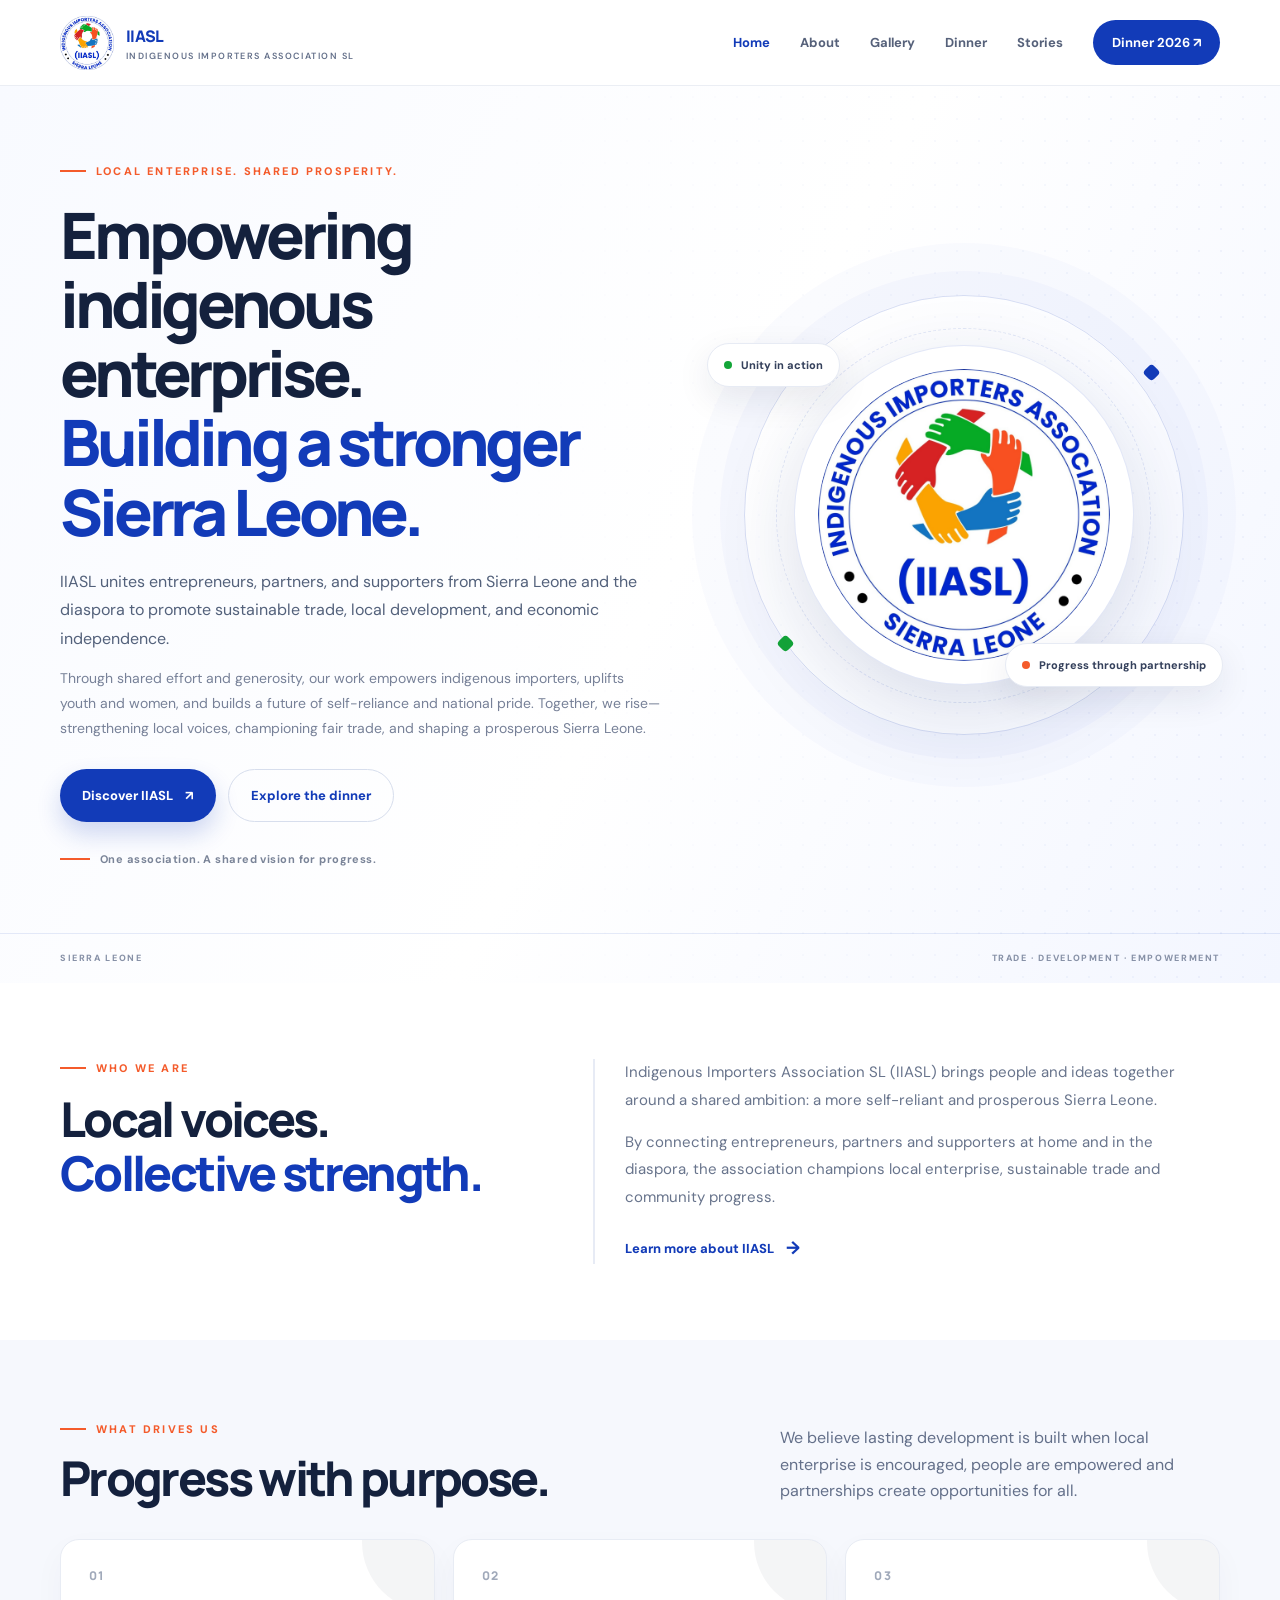
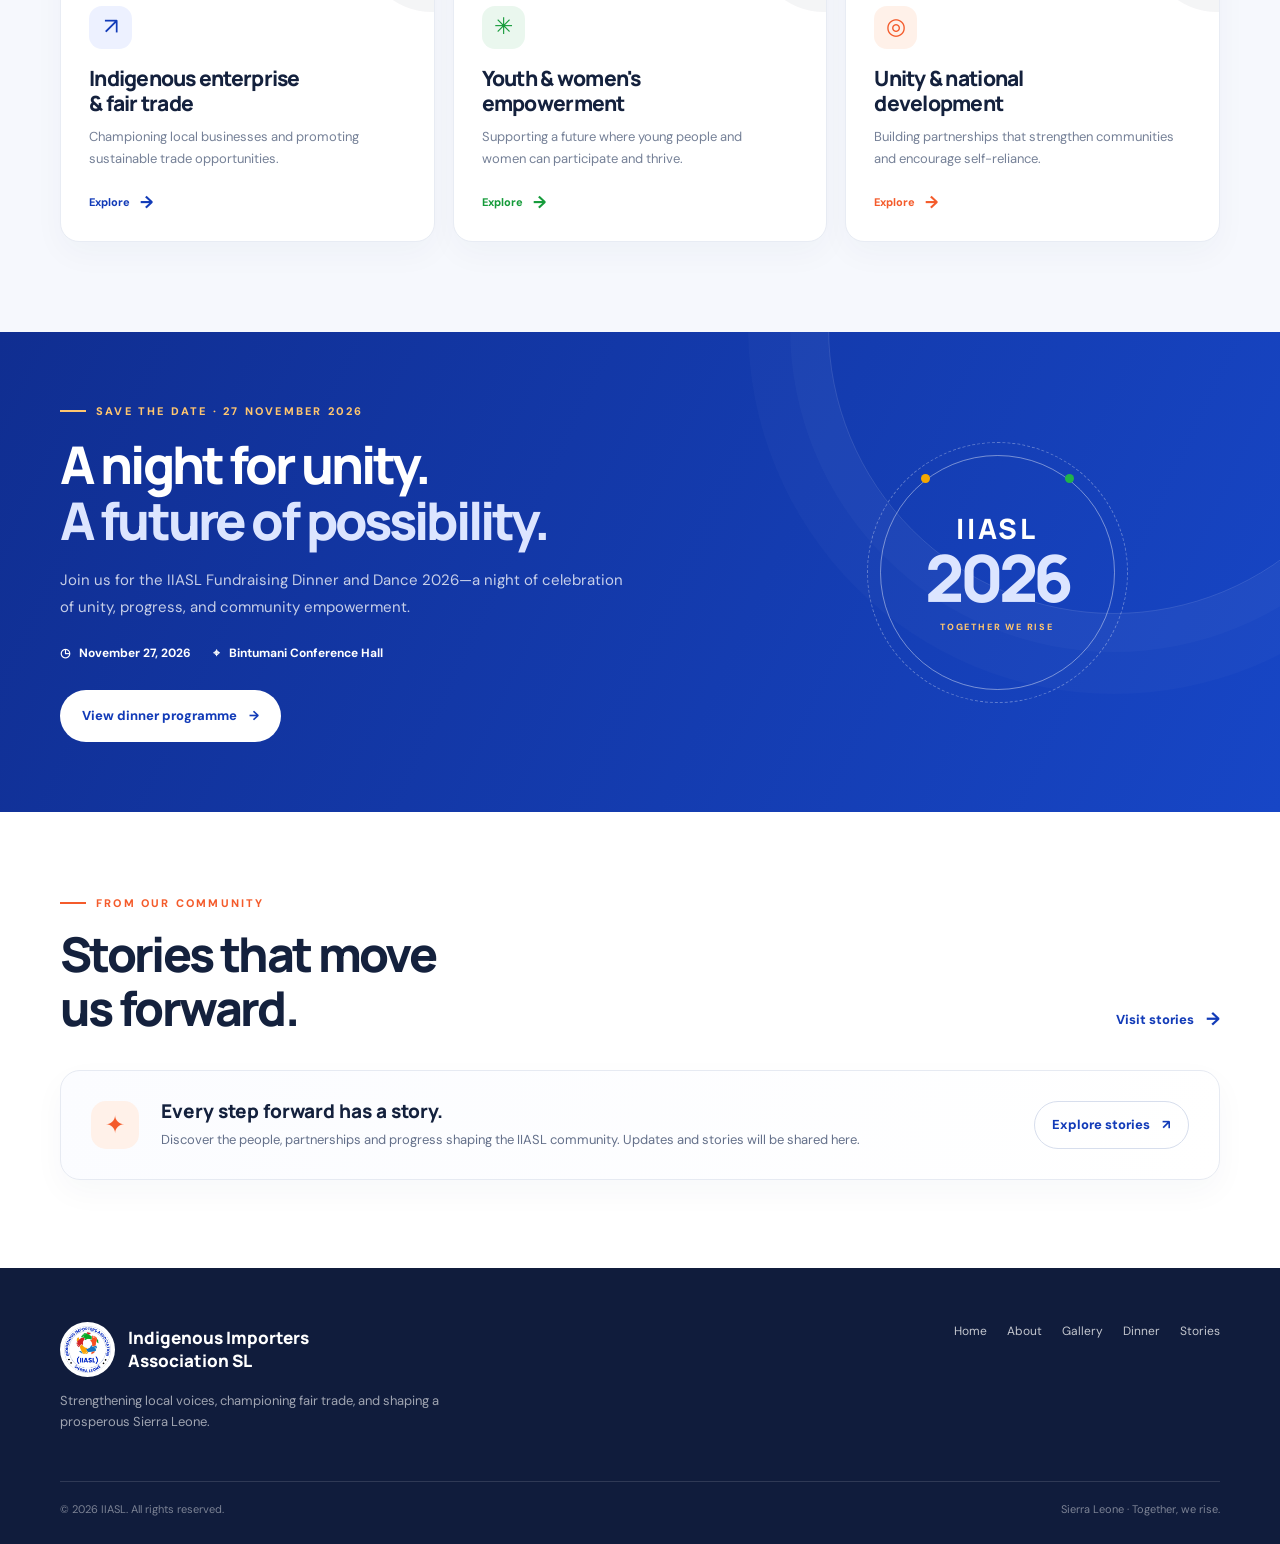
<file: index.html>
<!doctype html>
<html lang="en">
<head>
  <meta charset="utf-8">
  <meta name="viewport" content="width=device-width,initial-scale=1">
  <meta name="description" content="The Indigenous Importers Association SL brings entrepreneurs, partners and supporters together to champion sustainable trade, local development and economic independence in Sierra Leone.">
  <meta name="theme-color" content="#123bb8">
  <title>IIASL | Empowering Indigenous Enterprise</title>
  <link rel="preconnect" href="https://fonts.googleapis.com">
  <link rel="preconnect" href="https://fonts.gstatic.com" crossorigin>
  <link rel="stylesheet" href="assets/styles.css">
</head>
<body>
<header class="site-header">
  <div class="container header-inner">
    <a class="brand" href="index.html" aria-label="IIASL home">
      <img src="assets/iiasl-logo.jpg" alt="IIASL logo">
      <span>IIASL<small>INDIGENOUS IMPORTERS ASSOCIATION SL</small></span>
    </a>
    <button class="menu-toggle" aria-label="Open navigation" aria-expanded="false">☰</button>
    <nav class="site-nav" aria-label="Main navigation">
      <a class="active" aria-current="page" href="index.html">Home</a>
      <a href="about.html">About</a>
      <a href="gallery.html">Gallery</a>
      <a href="dinner.html">Dinner</a>
      <a href="stories.html">Stories</a>
      <a class="nav-cta" href="dinner.html">Dinner 2026 <span aria-hidden="true">↗</span></a>
    </nav>
  </div>
</header>

<main>
  <section class="home-hero">
    <div class="hero-pattern" aria-hidden="true"></div>
    <div class="container home-hero-grid">
      <div class="home-hero-copy">
        <div class="eyebrow">Local enterprise. Shared prosperity.</div>
        <h1>Empowering indigenous enterprise.<br><span>Building a stronger Sierra Leone.</span></h1>
        <p class="home-intro">IIASL unites entrepreneurs, partners, and supporters from Sierra Leone and the diaspora to promote sustainable trade, local development, and economic independence.</p>
        <p class="home-intro home-intro-secondary">Through shared effort and generosity, our work empowers indigenous importers, uplifts youth and women, and builds a future of self-reliance and national pride. Together, we rise—strengthening local voices, championing fair trade, and shaping a prosperous Sierra Leone.</p>
        <div class="hero-actions">
          <a class="btn btn-primary" href="about.html">Discover IIASL <span aria-hidden="true">↗</span></a>
          <a class="btn btn-outline" href="dinner.html">Explore the dinner</a>
        </div>
        <div class="hero-signoff"><span class="signoff-mark"></span> One association. A shared vision for progress.</div>
      </div>
      <div class="home-hero-visual" aria-label="Indigenous Importers Association Sierra Leone emblem">
        <div class="visual-ring visual-ring-outer"></div>
        <div class="visual-ring visual-ring-inner"></div>
        <div class="logo-panel"><img src="assets/iiasl-logo.jpg" alt="Indigenous Importers Association SL emblem"></div>
        <div class="visual-label label-top"><span class="label-dot green-dot"></span> Unity in action</div>
        <div class="visual-label label-bottom"><span class="label-dot orange-dot"></span> Progress through partnership</div>
        <div class="visual-accent accent-blue"></div><div class="visual-accent accent-green"></div><div class="visual-accent accent-orange"></div>
      </div>
    </div>
    <div class="hero-bottom-line"><div class="container"><span>SIERRA LEONE</span><span>TRADE · DEVELOPMENT · EMPOWERMENT</span></div></div>
  </section>

  <section class="section who-section">
    <div class="container who-grid">
      <div class="who-heading">
        <div class="eyebrow">Who we are</div>
        <h2>Local voices.<br><span>Collective strength.</span></h2>
      </div>
      <div class="who-copy">
        <p>Indigenous Importers Association SL (IIASL) brings people and ideas together around a shared ambition: a more self-reliant and prosperous Sierra Leone.</p>
        <p>By connecting entrepreneurs, partners and supporters at home and in the diaspora, the association champions local enterprise, sustainable trade and community progress.</p>
        <a class="text-link" href="about.html">Learn more about IIASL <span aria-hidden="true">→</span></a>
      </div>
    </div>
  </section>

  <section class="section focus-section">
    <div class="container">
      <div class="section-heading focus-heading">
        <div><div class="eyebrow">What drives us</div><h2>Progress with purpose.</h2></div>
        <p>We believe lasting development is built when local enterprise is encouraged, people are empowered and partnerships create opportunities for all.</p>
      </div>
      <div class="focus-grid">
        <article class="focus-card focus-card-blue"><div class="focus-number">01</div><div class="focus-symbol" aria-hidden="true">↗</div><h3>Indigenous enterprise<br>&amp; fair trade</h3><p>Championing local businesses and promoting sustainable trade opportunities.</p><a href="about.html" aria-label="Learn about indigenous enterprise and fair trade">Explore <span aria-hidden="true">→</span></a></article>
        <article class="focus-card focus-card-green"><div class="focus-number">02</div><div class="focus-symbol" aria-hidden="true">✳</div><h3>Youth &amp; women's<br>empowerment</h3><p>Supporting a future where young people and women can participate and thrive.</p><a href="about.html" aria-label="Learn about youth and women's empowerment">Explore <span aria-hidden="true">→</span></a></article>
        <article class="focus-card focus-card-orange"><div class="focus-number">03</div><div class="focus-symbol" aria-hidden="true">◎</div><h3>Unity &amp; national<br>development</h3><p>Building partnerships that strengthen communities and encourage self-reliance.</p><a href="about.html" aria-label="Learn about unity and national development">Explore <span aria-hidden="true">→</span></a></article>
      </div>
    </div>
  </section>

  <section class="dinner-feature">
    <div class="container dinner-feature-inner">
      <div class="dinner-feature-copy">
        <div class="eyebrow">Save the date · 27 November 2026</div>
        <h2>A night for unity.<br><span>A future of possibility.</span></h2>
        <p>Join us for the IIASL Fundraising Dinner and Dance 2026—a night of celebration of unity, progress, and community empowerment.</p>
        <div class="dinner-feature-meta"><span>◷ &nbsp; November 27, 2026</span><span>⌖ &nbsp; Bintumani Conference Hall</span></div>
        <a class="btn btn-light" href="dinner.html">View dinner programme <span aria-hidden="true">→</span></a>
      </div>
      <div class="dinner-feature-mark" aria-hidden="true"><div class="mark-circle"><span>IIASL</span><strong>2026</strong><small>TOGETHER WE RISE</small></div></div>
    </div>
  </section>

  <section class="section stories-preview">
    <div class="container">
      <div class="section-heading">
        <div><div class="eyebrow">From our community</div><h2>Stories that move<br>us forward.</h2></div>
        <a class="text-link stories-all" href="stories.html">Visit stories <span aria-hidden="true">→</span></a>
      </div>
      <div class="stories-invite">
        <div class="stories-invite-icon" aria-hidden="true">✦</div>
        <div><h3>Every step forward has a story.</h3><p>Discover the people, partnerships and progress shaping the IIASL community. Updates and stories will be shared here.</p></div>
        <a class="btn btn-outline" href="stories.html">Explore stories <span aria-hidden="true">↗</span></a>
      </div>
    </div>
  </section>
</main>

<footer class="footer">
  <div class="container">
    <div class="footer-grid">
      <div><div class="footer-brand"><img src="assets/iiasl-logo.jpg" alt=""><span>Indigenous Importers<br>Association SL</span></div><p>Strengthening local voices, championing fair trade, and shaping a prosperous Sierra Leone.</p></div>
      <div class="footer-links"><a href="index.html">Home</a><a href="about.html">About</a><a href="gallery.html">Gallery</a><a href="dinner.html">Dinner</a><a href="stories.html">Stories</a></div>
    </div>
    <div class="footer-bottom"><span>© <span data-year></span> IIASL. All rights reserved.</span><span>Sierra Leone · Together, we rise.</span></div>
  </div>
</footer>
<script src="assets/site.js"></script>
</body>
</html>
</file>
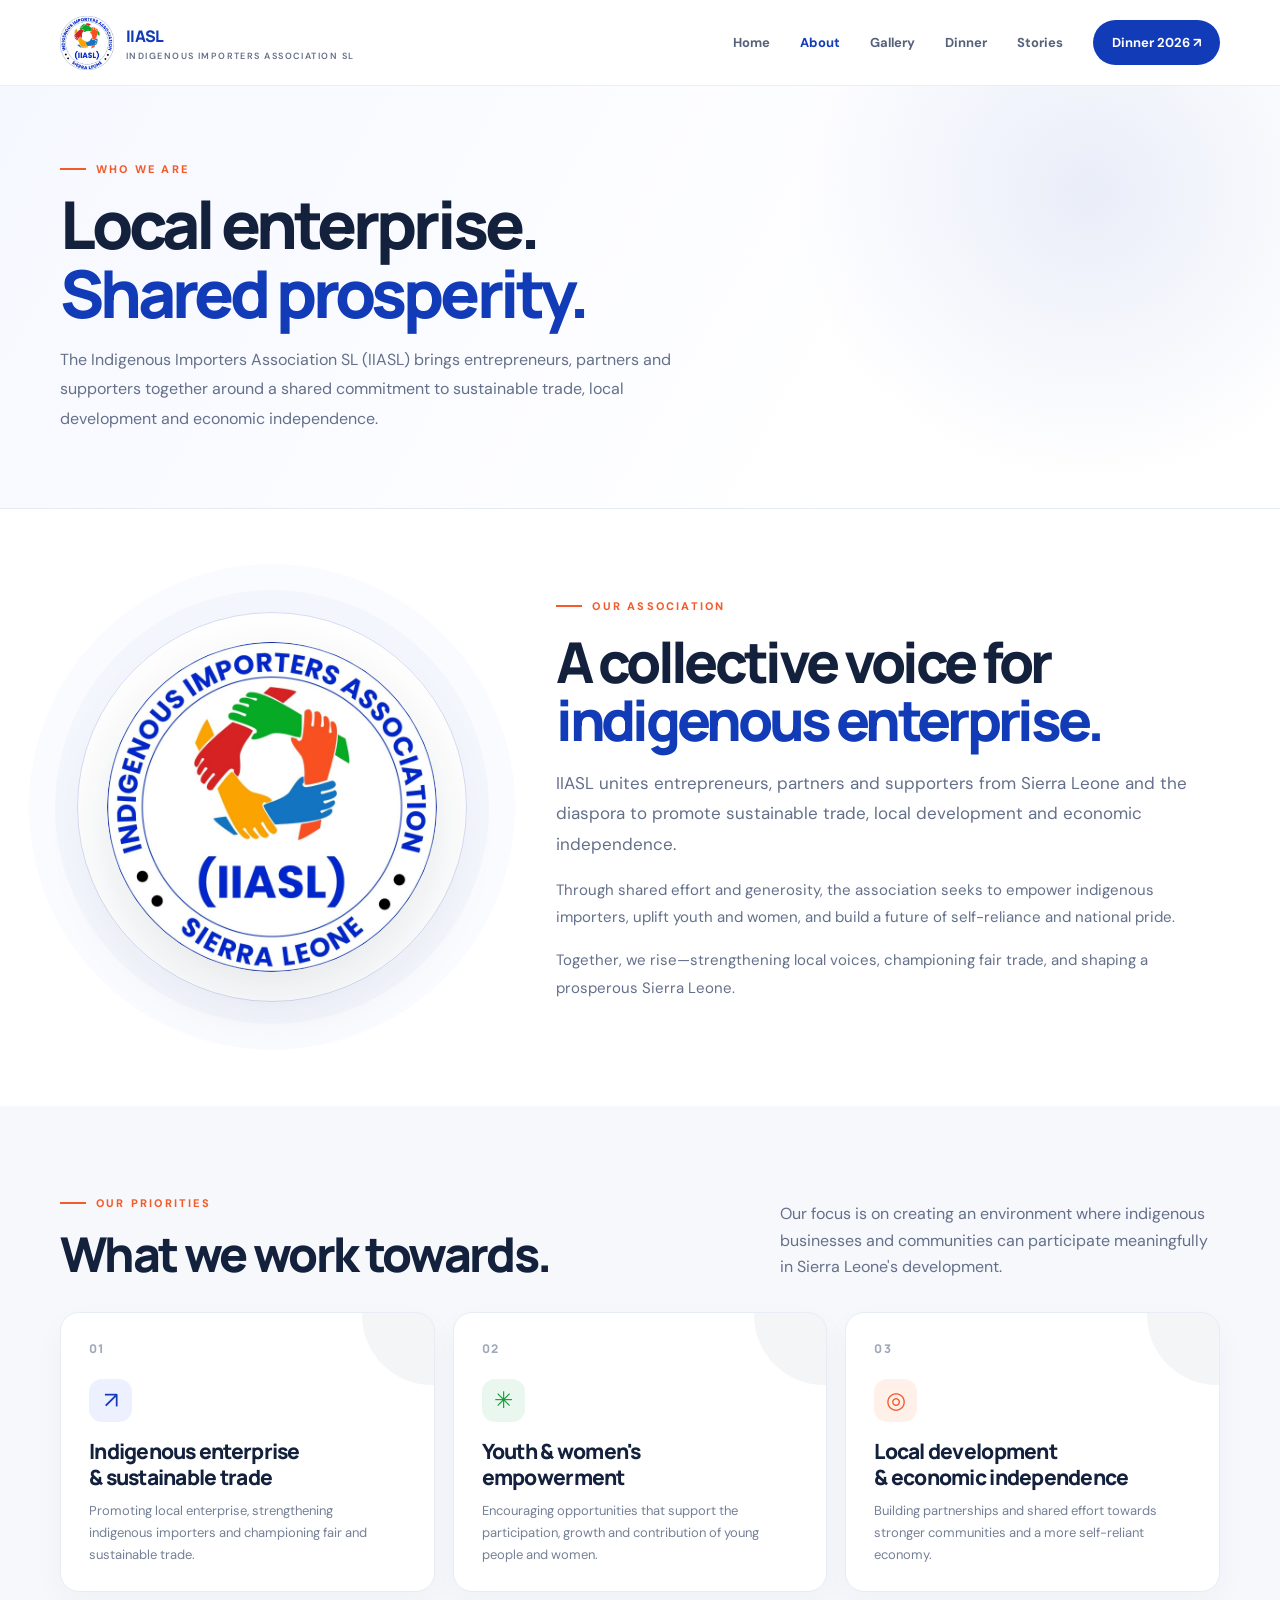
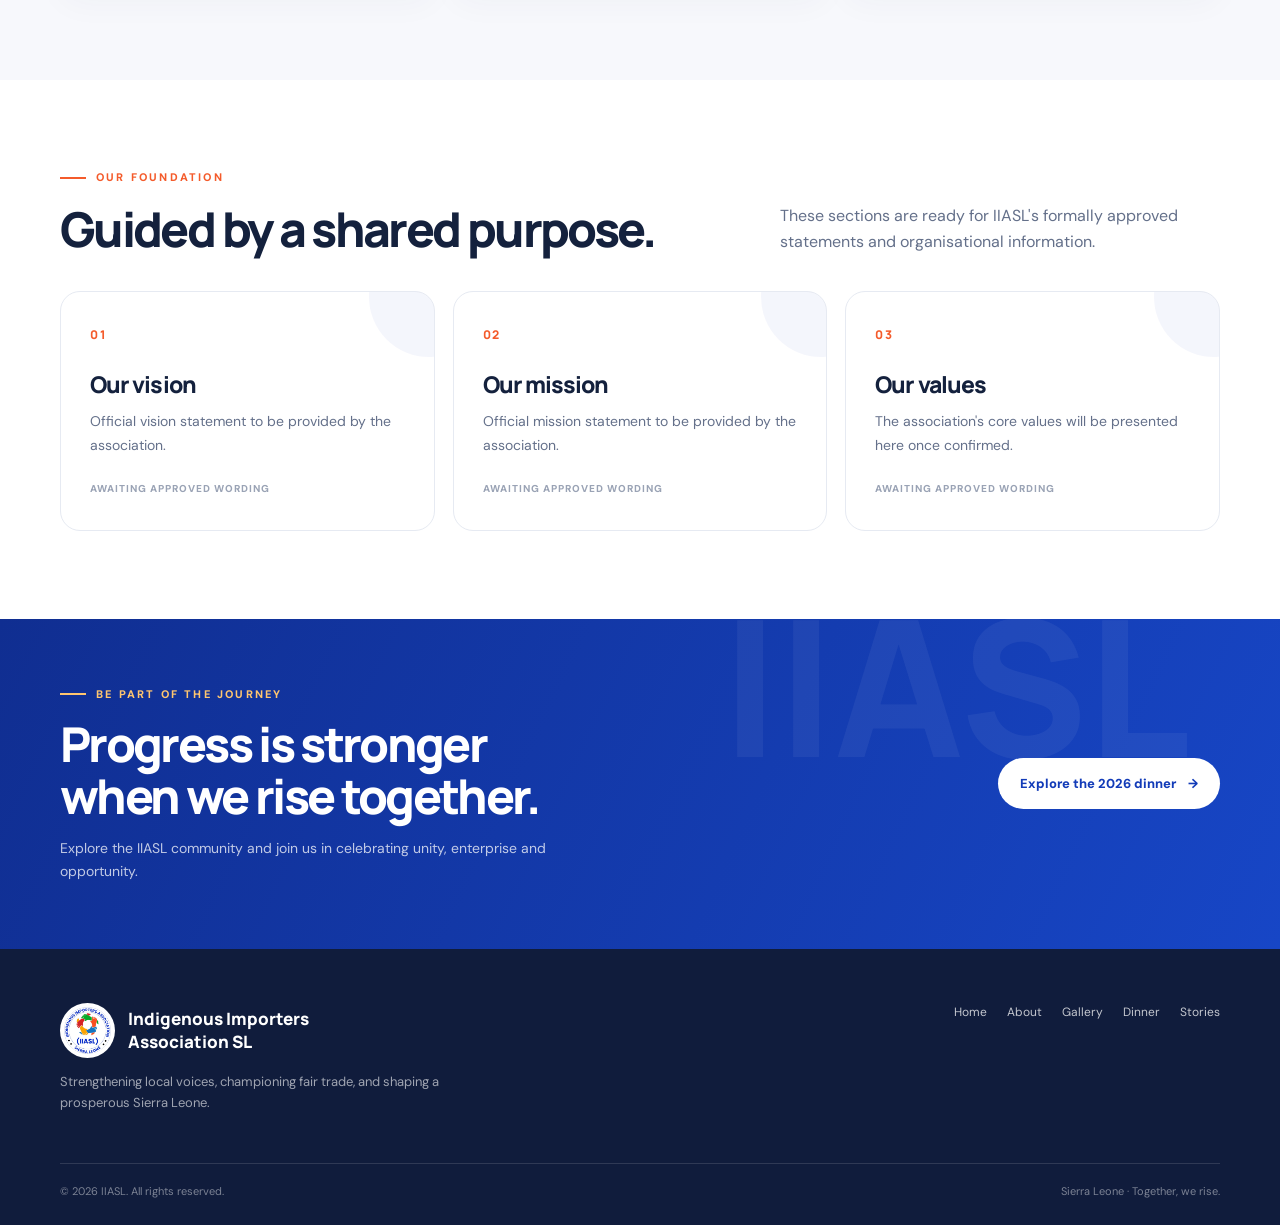
<file: about.html>
<!doctype html>
<html lang="en">
<head>
  <meta charset="utf-8">
  <meta name="viewport" content="width=device-width,initial-scale=1">
  <meta name="description" content="Learn about the Indigenous Importers Association SL, its purpose and priorities for indigenous enterprise, sustainable trade and community empowerment.">
  <meta name="theme-color" content="#123bb8">
  <title>About IIASL | Indigenous Importers Association SL</title>
  <link rel="stylesheet" href="assets/styles.css">
</head>
<body>
<header class="site-header">
  <div class="container header-inner">
    <a class="brand" href="index.html" aria-label="IIASL home"><img src="assets/iiasl-logo.jpg" alt="IIASL logo"><span>IIASL<small>INDIGENOUS IMPORTERS ASSOCIATION SL</small></span></a>
    <button class="menu-toggle" aria-label="Open navigation" aria-expanded="false">☰</button>
    <nav class="site-nav" aria-label="Main navigation">
      <a href="index.html">Home</a><a class="active" aria-current="page" href="about.html">About</a><a href="gallery.html">Gallery</a><a href="dinner.html">Dinner</a><a href="stories.html">Stories</a><a class="nav-cta" href="dinner.html">Dinner 2026 ↗</a>
    </nav>
  </div>
</header>
<main>
  <section class="page-hero about-hero">
    <div class="container">
      <div class="eyebrow">Who we are</div>
      <h1>Local enterprise.<br><span>Shared prosperity.</span></h1>
      <p>The Indigenous Importers Association SL (IIASL) brings entrepreneurs, partners and supporters together around a shared commitment to sustainable trade, local development and economic independence.</p>
    </div>
  </section>

  <section class="section about-intro-section">
    <div class="container about-intro-grid">
      <div class="about-emblem-wrap"><div class="about-emblem-ring"></div><img src="assets/iiasl-logo.jpg" alt="Indigenous Importers Association SL emblem"></div>
      <div class="about-intro-copy">
        <div class="eyebrow">Our association</div>
        <h2 class="display">A collective voice for <span>indigenous enterprise.</span></h2>
        <p class="lead">IIASL unites entrepreneurs, partners and supporters from Sierra Leone and the diaspora to promote sustainable trade, local development and economic independence.</p>
        <p>Through shared effort and generosity, the association seeks to empower indigenous importers, uplift youth and women, and build a future of self-reliance and national pride.</p>
        <p>Together, we rise—strengthening local voices, championing fair trade, and shaping a prosperous Sierra Leone.</p>
      </div>
    </div>
  </section>

  <section class="section section-soft about-priorities">
    <div class="container">
      <div class="section-heading"><div><div class="eyebrow">Our priorities</div><h2>What we work towards.</h2></div><p>Our focus is on creating an environment where indigenous businesses and communities can participate meaningfully in Sierra Leone's development.</p></div>
      <div class="focus-grid">
        <article class="focus-card focus-card-blue"><div class="focus-number">01</div><div class="focus-symbol" aria-hidden="true">↗</div><h3>Indigenous enterprise<br>&amp; sustainable trade</h3><p>Promoting local enterprise, strengthening indigenous importers and championing fair and sustainable trade.</p></article>
        <article class="focus-card focus-card-green"><div class="focus-number">02</div><div class="focus-symbol" aria-hidden="true">✳</div><h3>Youth &amp; women's<br>empowerment</h3><p>Encouraging opportunities that support the participation, growth and contribution of young people and women.</p></article>
        <article class="focus-card focus-card-orange"><div class="focus-number">03</div><div class="focus-symbol" aria-hidden="true">◎</div><h3>Local development<br>&amp; economic independence</h3><p>Building partnerships and shared effort towards stronger communities and a more self-reliant economy.</p></article>
      </div>
    </div>
  </section>

  <section class="section about-framework">
    <div class="container">
      <div class="section-heading"><div><div class="eyebrow">Our foundation</div><h2>Guided by a shared purpose.</h2></div><p>These sections are ready for IIASL's formally approved statements and organisational information.</p></div>
      <div class="foundation-grid">
        <article class="foundation-card"><span>01</span><h3>Our vision</h3><p class="pending-copy">Official vision statement to be provided by the association.</p><small>Awaiting approved wording</small></article>
        <article class="foundation-card"><span>02</span><h3>Our mission</h3><p class="pending-copy">Official mission statement to be provided by the association.</p><small>Awaiting approved wording</small></article>
        <article class="foundation-card"><span>03</span><h3>Our values</h3><p class="pending-copy">The association's core values will be presented here once confirmed.</p><small>Awaiting approved wording</small></article>
      </div>
    </div>
  </section>

  <section class="about-cta">
    <div class="container about-cta-inner"><div><div class="eyebrow">Be part of the journey</div><h2>Progress is stronger<br>when we rise together.</h2><p>Explore the IIASL community and join us in celebrating unity, enterprise and opportunity.</p></div><a class="btn btn-light" href="dinner.html">Explore the 2026 dinner <span>→</span></a></div>
  </section>
</main>
<footer class="footer">
  <div class="container"><div class="footer-grid"><div><div class="footer-brand"><img src="assets/iiasl-logo.jpg" alt=""><span>Indigenous Importers<br>Association SL</span></div><p>Strengthening local voices, championing fair trade, and shaping a prosperous Sierra Leone.</p></div><div class="footer-links"><a href="index.html">Home</a><a href="about.html">About</a><a href="gallery.html">Gallery</a><a href="dinner.html">Dinner</a><a href="stories.html">Stories</a></div></div><div class="footer-bottom"><span>© <span data-year></span> IIASL. All rights reserved.</span><span>Sierra Leone · Together, we rise.</span></div></div>
</footer>
<script src="assets/site.js"></script>
</body>
</html>
</file>
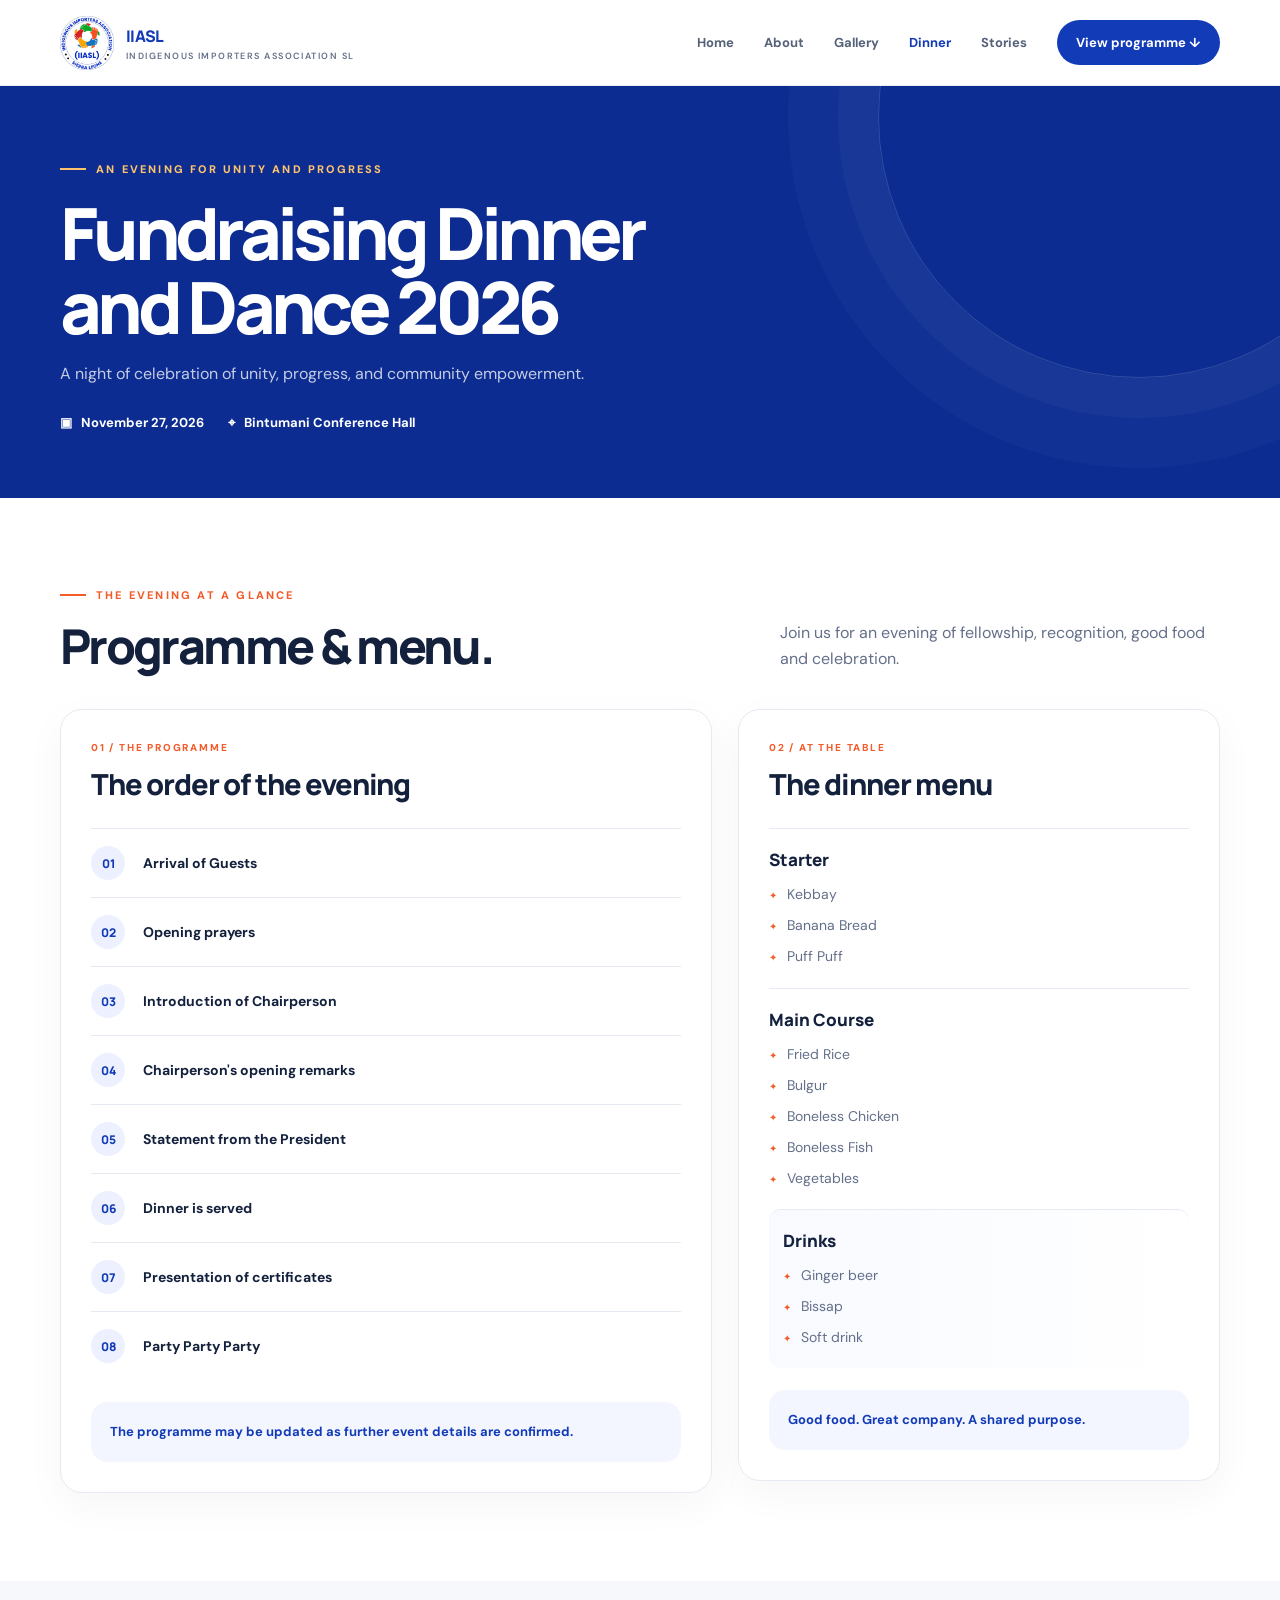
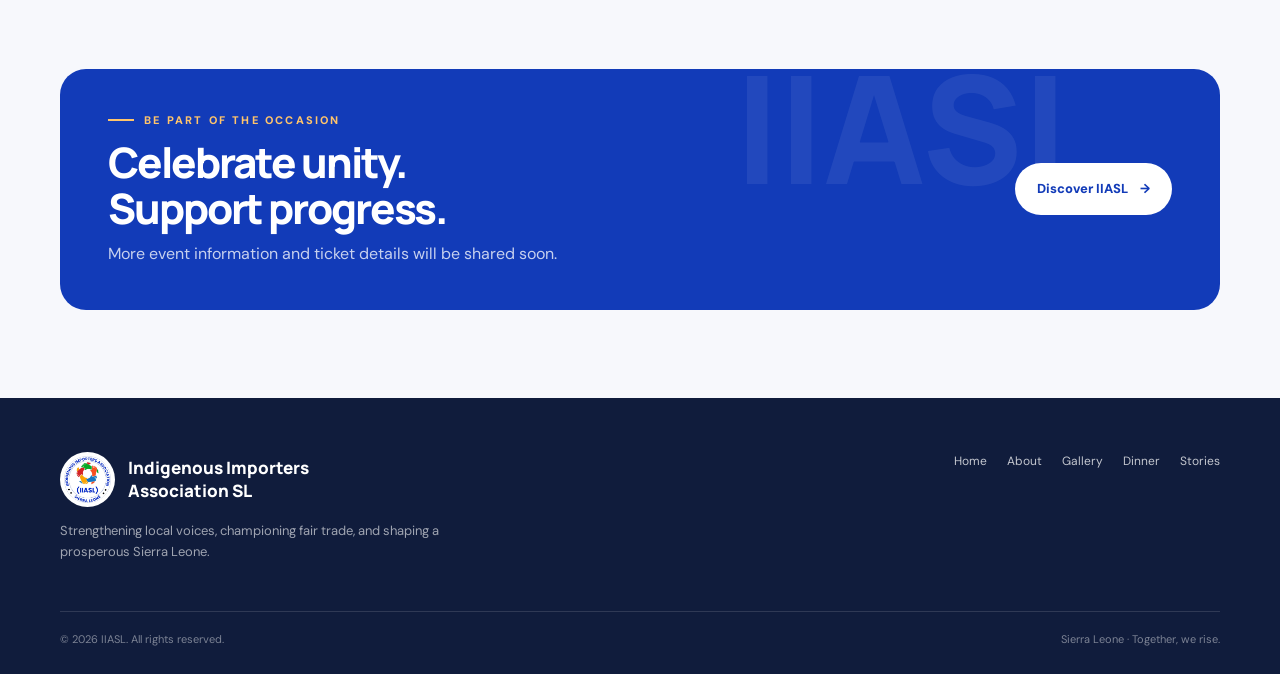
<file: dinner.html>
<!doctype html>
<html lang="en">
<head>
  <meta charset="utf-8">
  <meta name="viewport" content="width=device-width,initial-scale=1">
  <meta name="description" content="The IIASL Fundraising Dinner and Dance 2026 programme and menu, November 27 at Bintumani Conference Hall.">
  <meta name="theme-color" content="#123bb8">
  <title>Fundraising Dinner &amp; Dance 2026 | IIASL</title>
  <link rel="stylesheet" href="assets/styles.css">
</head>
<body>
<header class="site-header">
  <div class="container header-inner">
    <a class="brand" href="index.html" aria-label="IIASL home"><img src="assets/iiasl-logo.jpg" alt="IIASL logo"><span>IIASL<small>INDIGENOUS IMPORTERS ASSOCIATION SL</small></span></a>
    <button class="menu-toggle" aria-label="Open navigation" aria-expanded="false">☰</button>
    <nav class="site-nav" aria-label="Main navigation"><a href="index.html">Home</a><a href="about.html">About</a><a href="gallery.html">Gallery</a><a class="active" aria-current="page" href="dinner.html">Dinner</a><a href="stories.html">Stories</a><a class="nav-cta" href="#programme">View programme ↓</a></nav>
  </div>
</header>
<main>
  <section class="dinner-hero"><div class="container"><div class="eyebrow">An evening for unity and progress</div><h1>Fundraising Dinner<br>and Dance 2026</h1><p>A night of celebration of unity, progress, and community empowerment.</p><div class="event-meta"><span>▣ &nbsp; November 27, 2026</span><span>⌖ &nbsp; Bintumani Conference Hall</span></div></div></section>

  <section class="section" id="programme">
    <div class="container">
      <div class="section-heading"><div><div class="eyebrow">The evening at a glance</div><h2>Programme &amp; menu.</h2></div><p>Join us for an evening of fellowship, recognition, good food and celebration.</p></div>
      <div class="dinner-layout">
        <article class="program-card"><div class="card-kicker">01 / The programme</div><h2>The order of the evening</h2>
          <ol class="program-list">
            <li><span class="step">01</span><span>Arrival of Guests</span></li>
            <li><span class="step">02</span><span>Opening prayers</span></li>
            <li><span class="step">03</span><span>Introduction of Chairperson</span></li>
            <li><span class="step">04</span><span>Chairperson's opening remarks</span></li>
            <li><span class="step">05</span><span>Statement from the President</span></li>
            <li><span class="step">06</span><span>Dinner is served</span></li>
            <li><span class="step">07</span><span>Presentation of certificates</span></li>
            <li><span class="step">08</span><span>Party Party Party</span></li>
          </ol>
          <div class="dinner-note">The programme may be updated as further event details are confirmed.</div>
        </article>

        <article class="menu-card"><div class="card-kicker">02 / At the table</div><h2>The dinner menu</h2>
          <div class="menu-section"><h3>Starter</h3><ul><li>Kebbay</li><li>Banana Bread</li><li>Puff Puff</li></ul></div>
          <div class="menu-section"><h3>Main Course</h3><ul><li>Fried Rice</li><li>Bulgur</li><li>Boneless Chicken</li><li>Boneless Fish</li><li>Vegetables</li></ul></div>
          <div class="menu-section drinks-section"><h3>Drinks</h3><ul><li>Ginger beer</li><li>Bissap</li><li>Soft drink</li></ul></div>
          <div class="dinner-note">Good food. Great company. A shared purpose.</div>
        </article>
      </div>
    </div>
  </section>

  <section class="section section-soft"><div class="container"><div class="event-band"><div><div class="eyebrow">Be part of the occasion</div><h2>Celebrate unity.<br>Support progress.</h2><p>More event information and ticket details will be shared soon.</p></div><a class="btn" href="about.html">Discover IIASL <span>→</span></a></div></div></section>
</main>
<footer class="footer"><div class="container"><div class="footer-grid"><div><div class="footer-brand"><img src="assets/iiasl-logo.jpg" alt=""><span>Indigenous Importers<br>Association SL</span></div><p>Strengthening local voices, championing fair trade, and shaping a prosperous Sierra Leone.</p></div><div class="footer-links"><a href="index.html">Home</a><a href="about.html">About</a><a href="gallery.html">Gallery</a><a href="dinner.html">Dinner</a><a href="stories.html">Stories</a></div></div><div class="footer-bottom"><span>© <span data-year></span> IIASL. All rights reserved.</span><span>Sierra Leone · Together, we rise.</span></div></div></footer>
<script src="assets/site.js"></script>
</body>
</html>
</file>
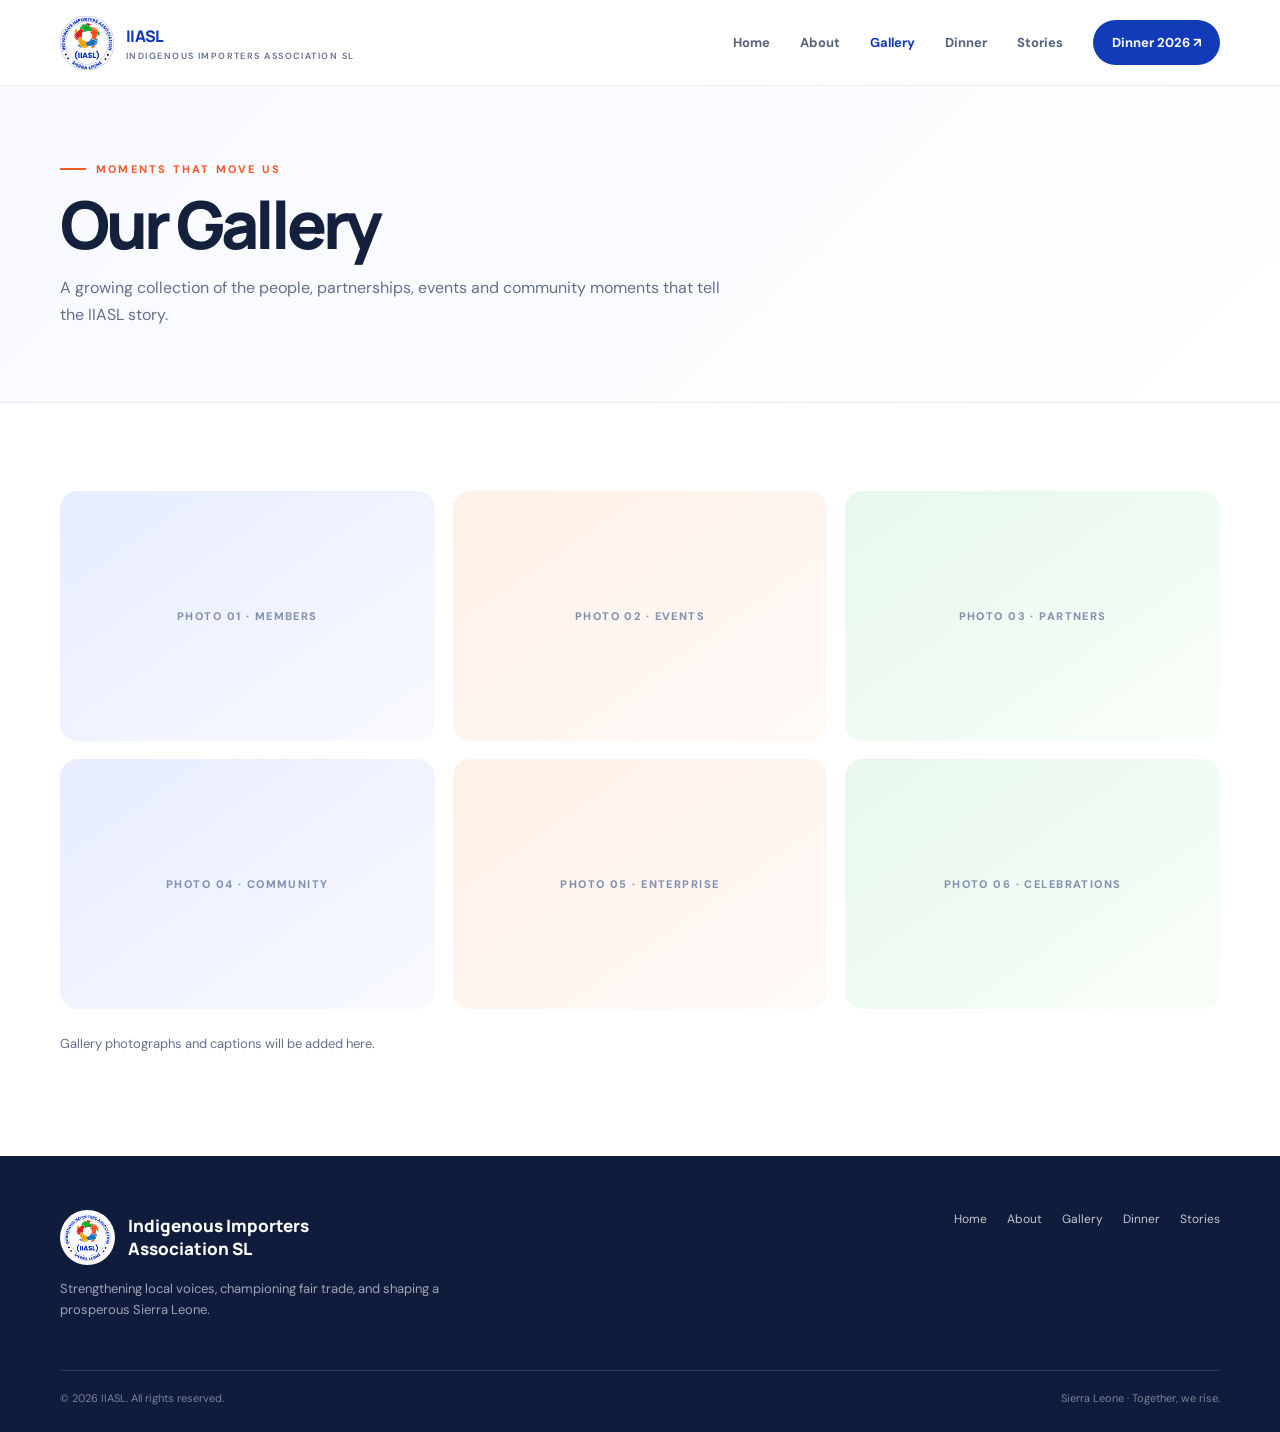
<file: gallery.html>
<!doctype html><html lang="en"><head><meta charset="utf-8"><meta name="viewport" content="width=device-width,initial-scale=1"><title>Gallery | IIASL</title><link rel="stylesheet" href="assets/styles.css"></head><body>
<header class="site-header"><div class="container header-inner"><a class="brand" href="index.html"><img src="assets/iiasl-logo.jpg" alt="IIASL logo"><span>IIASL<small>INDIGENOUS IMPORTERS ASSOCIATION SL</small></span></a><button class="menu-toggle" aria-label="Open navigation" aria-expanded="false">☰</button><nav class="site-nav"><a href="index.html">Home</a><a href="about.html">About</a><a class="active" href="gallery.html">Gallery</a><a href="dinner.html">Dinner</a><a href="stories.html">Stories</a><a class="nav-cta" href="dinner.html">Dinner 2026 ↗</a></nav></div></header>
<main><section class="page-hero"><div class="container"><div class="eyebrow">Moments that move us</div><h1>Our Gallery</h1><p>A growing collection of the people, partnerships, events and community moments that tell the IIASL story.</p></div></section><section class="section"><div class="container"><div class="gallery-grid"><div class="gallery-tile">PHOTO 01 · MEMBERS</div><div class="gallery-tile">PHOTO 02 · EVENTS</div><div class="gallery-tile">PHOTO 03 · PARTNERS</div><div class="gallery-tile">PHOTO 04 · COMMUNITY</div><div class="gallery-tile">PHOTO 05 · ENTERPRISE</div><div class="gallery-tile">PHOTO 06 · CELEBRATIONS</div></div><p style="color:var(--muted);font-size:13px;margin-top:24px">Gallery photographs and captions will be added here.</p></div></section></main>
<footer class="footer"><div class="container"><div class="footer-grid"><div><div class="footer-brand"><img src="assets/iiasl-logo.jpg" alt=""><span>Indigenous Importers<br>Association SL</span></div><p>Strengthening local voices, championing fair trade, and shaping a prosperous Sierra Leone.</p></div><div class="footer-links"><a href="index.html">Home</a><a href="about.html">About</a><a href="gallery.html">Gallery</a><a href="dinner.html">Dinner</a><a href="stories.html">Stories</a></div></div><div class="footer-bottom"><span>© <span data-year></span> IIASL. All rights reserved.</span><span>Sierra Leone · Together, we rise.</span></div></div></footer><script src="assets/site.js"></script></body></html>
</file>
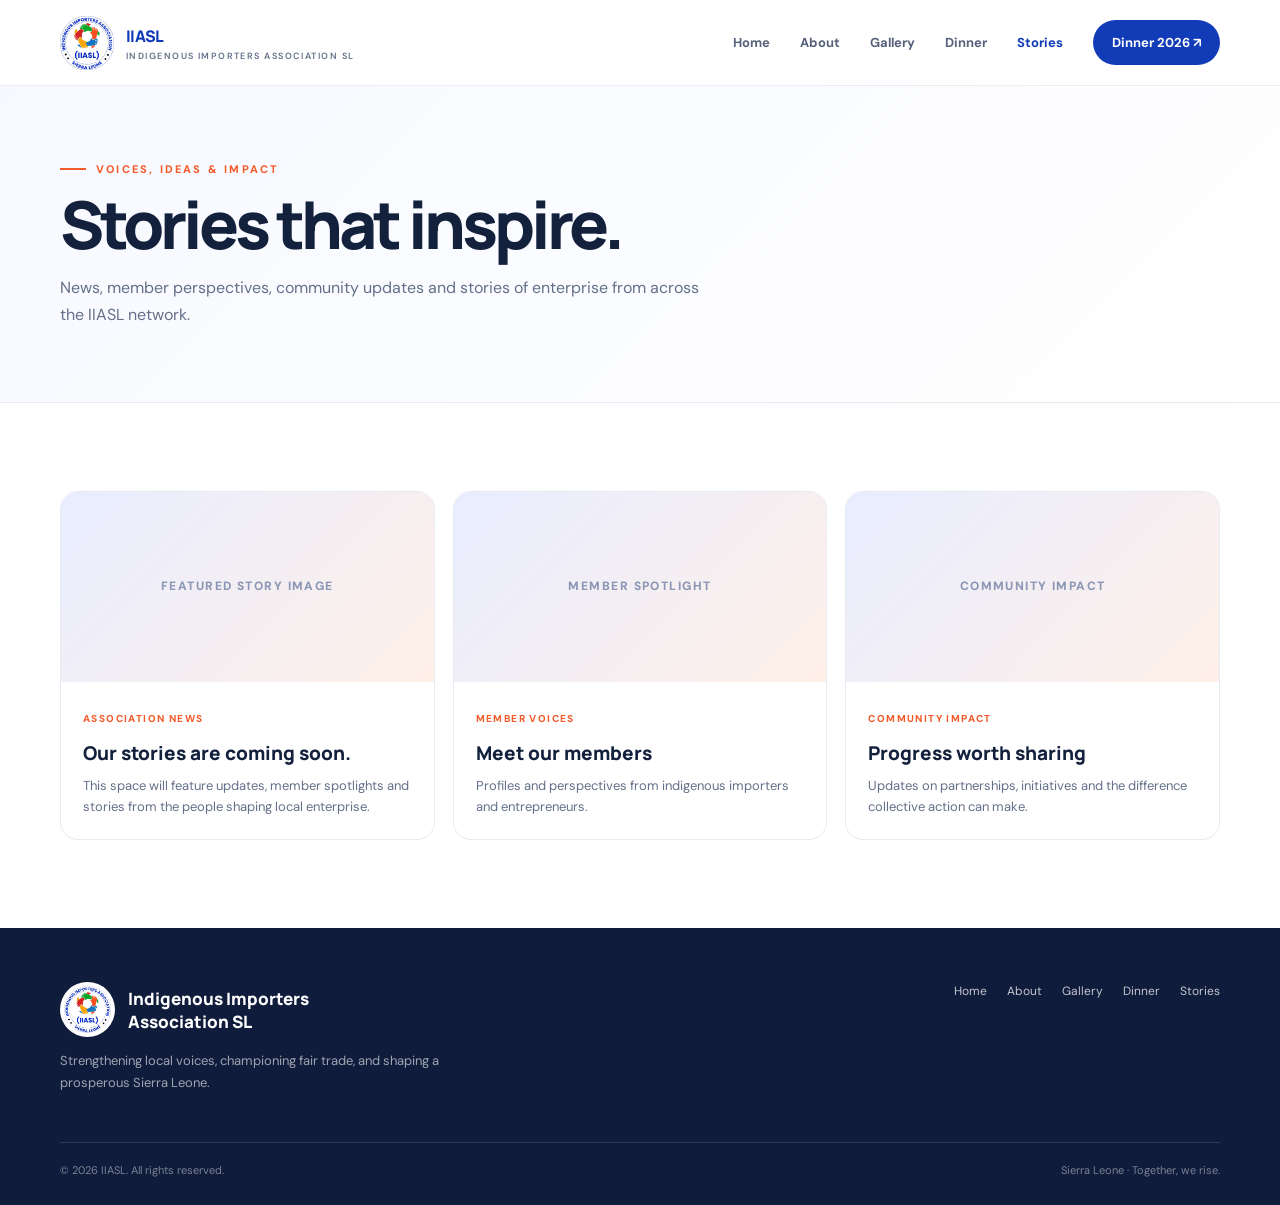
<file: stories.html>
<!doctype html><html lang="en"><head><meta charset="utf-8"><meta name="viewport" content="width=device-width,initial-scale=1"><title>Stories | IIASL</title><link rel="stylesheet" href="assets/styles.css"></head><body>
<header class="site-header"><div class="container header-inner"><a class="brand" href="index.html"><img src="assets/iiasl-logo.jpg" alt="IIASL logo"><span>IIASL<small>INDIGENOUS IMPORTERS ASSOCIATION SL</small></span></a><button class="menu-toggle" aria-label="Open navigation" aria-expanded="false">☰</button><nav class="site-nav"><a href="index.html">Home</a><a href="about.html">About</a><a href="gallery.html">Gallery</a><a href="dinner.html">Dinner</a><a class="active" href="stories.html">Stories</a><a class="nav-cta" href="dinner.html">Dinner 2026 ↗</a></nav></div></header>
<main><section class="page-hero"><div class="container"><div class="eyebrow">Voices, ideas & impact</div><h1>Stories that inspire.</h1><p>News, member perspectives, community updates and stories of enterprise from across the IIASL network.</p></div></section><section class="section"><div class="container"><div class="story-grid"><article class="story-card"><div class="story-image">FEATURED STORY IMAGE</div><div class="story-body"><small>Association news</small><h3>Our stories are coming soon.</h3><p>This space will feature updates, member spotlights and stories from the people shaping local enterprise.</p></div></article><article class="story-card"><div class="story-image">MEMBER SPOTLIGHT</div><div class="story-body"><small>Member voices</small><h3>Meet our members</h3><p>Profiles and perspectives from indigenous importers and entrepreneurs.</p></div></article><article class="story-card"><div class="story-image">COMMUNITY IMPACT</div><div class="story-body"><small>Community impact</small><h3>Progress worth sharing</h3><p>Updates on partnerships, initiatives and the difference collective action can make.</p></div></article></div></div></section></main>
<footer class="footer"><div class="container"><div class="footer-grid"><div><div class="footer-brand"><img src="assets/iiasl-logo.jpg" alt=""><span>Indigenous Importers<br>Association SL</span></div><p>Strengthening local voices, championing fair trade, and shaping a prosperous Sierra Leone.</p></div><div class="footer-links"><a href="index.html">Home</a><a href="about.html">About</a><a href="gallery.html">Gallery</a><a href="dinner.html">Dinner</a><a href="stories.html">Stories</a></div></div><div class="footer-bottom"><span>© <span data-year></span> IIASL. All rights reserved.</span><span>Sierra Leone · Together, we rise.</span></div></div></footer><script src="assets/site.js"></script></body></html>
</file>
<file: assets/styles.css>
@import url('https://fonts.googleapis.com/css2?family=DM+Sans:wght@400;500;600;700&family=Manrope:wght@400;500;600;700;800&display=swap');
:root{--blue:#123bb8;--blue2:#0c2c91;--ink:#14213d;--muted:#64708a;--paper:#f7f8fc;--line:#e6eaf2;--orange:#f45b2b;--green:#13a538;--gold:#f5a800;--white:#fff;--shadow:0 22px 60px rgba(19,43,100,.10)}
*{box-sizing:border-box}html{scroll-behavior:smooth}body{margin:0;background:var(--white);color:var(--ink);font-family:'DM Sans',sans-serif;line-height:1.65}a{color:inherit;text-decoration:none}img{max-width:100%;display:block}.container{width:min(1160px,calc(100% - 48px));margin:auto}.site-header{height:86px;display:flex;align-items:center;border-bottom:1px solid rgba(230,234,242,.8);background:rgba(255,255,255,.94);position:sticky;top:0;z-index:20;backdrop-filter:blur(14px)}.header-inner{display:flex;align-items:center;justify-content:space-between;gap:30px}.brand{display:flex;align-items:center;gap:12px;font-family:Manrope,sans-serif;font-weight:800;letter-spacing:-.04em;color:var(--blue);font-size:16px}.brand img{width:54px;height:54px;object-fit:contain}.brand small{display:block;font:600 9px 'DM Sans';letter-spacing:.16em;color:var(--muted);margin-top:1px}.site-nav{display:flex;align-items:center;gap:30px}.site-nav a{font-size:13px;font-weight:700;color:#56617a;transition:.2s}.site-nav a:hover,.site-nav a.active{color:var(--blue)}.site-nav .nav-cta{padding:12px 19px;background:var(--blue);color:white;border-radius:999px}.menu-toggle{display:none;border:0;background:none;font-size:25px;color:var(--blue)}
.eyebrow{font-size:11px;font-weight:800;letter-spacing:.2em;text-transform:uppercase;color:var(--orange);display:flex;align-items:center;gap:10px}.eyebrow:before{content:'';width:26px;height:2px;background:currentColor}.display{font-family:Manrope,sans-serif;font-weight:800;letter-spacing:-.065em;line-height:1.04;font-size:clamp(42px,6vw,76px);margin:18px 0}.lead{font-size:17px;line-height:1.8;color:var(--muted);max-width:650px}.btn{display:inline-flex;align-items:center;gap:12px;padding:15px 22px;border-radius:999px;font-size:13px;font-weight:800;transition:.2s}.btn-primary{background:var(--blue);color:white;box-shadow:0 12px 24px rgba(18,59,184,.2)}.btn-primary:hover{background:var(--blue2);transform:translateY(-2px)}.btn-outline{border:1px solid #d7deed;color:var(--blue)}.btn-outline:hover{border-color:var(--blue)}.hero{padding:88px 0 78px;background:radial-gradient(circle at 80% 24%,rgba(18,59,184,.08),transparent 28%),linear-gradient(135deg,#fff 0%,#f8faff 100%);overflow:hidden}.hero-grid{display:grid;grid-template-columns:1.05fr .95fr;align-items:center;gap:55px}.hero h1 span{color:var(--blue)}.hero-actions{display:flex;gap:12px;flex-wrap:wrap;margin-top:30px}.hero-art{min-height:430px;position:relative;display:grid;place-items:center}.hero-orbit{width:min(390px,90%);aspect-ratio:1;border:1px solid rgba(18,59,184,.18);border-radius:50%;display:grid;place-items:center;position:relative;background:radial-gradient(circle,#fff 38%,rgba(18,59,184,.04) 39%,transparent 70%)}.hero-orbit:before,.hero-orbit:after{content:'';position:absolute;border:1px dashed rgba(18,59,184,.22);border-radius:50%;inset:28px}.hero-orbit:after{inset:-25px;border-style:solid;opacity:.5}.hero-logo{width:65%;height:65%;object-fit:contain;filter:drop-shadow(0 16px 18px rgba(20,33,61,.1));z-index:1}.float-card{position:absolute;background:white;border:1px solid var(--line);border-radius:16px;padding:14px 18px;box-shadow:var(--shadow);font-size:12px;font-weight:800}.float-card strong{display:block;font:800 20px Manrope;color:var(--blue)}.float-one{left:0;top:65px}.float-two{right:-5px;bottom:60px}.color-dots{display:flex;gap:6px;margin-top:8px}.color-dots i{width:9px;height:9px;border-radius:50%;background:var(--green)}.color-dots i:nth-child(2){background:var(--orange)}.color-dots i:nth-child(3){background:var(--gold)}.color-dots i:nth-child(4){background:var(--blue)}
.section{padding:88px 0}.section-soft{background:var(--paper)}.section-heading{display:flex;align-items:end;justify-content:space-between;gap:30px;margin-bottom:36px}.section-heading h2{font:800 clamp(30px,4vw,48px)/1.1 Manrope;letter-spacing:-.05em;margin:12px 0 0}.section-heading p{max-width:440px;color:var(--muted);margin:0}.pillars{display:grid;grid-template-columns:repeat(3,1fr);gap:18px}.pillar,.info-card{padding:28px;border:1px solid var(--line);border-radius:20px;background:white}.pillar .number{font:800 34px Manrope;color:var(--blue);opacity:.22}.pillar h3,.info-card h3{font:800 20px Manrope;margin:12px 0 8px}.pillar p,.info-card p{color:var(--muted);font-size:14px;margin:0}.event-band{background:var(--blue);color:white;border-radius:26px;padding:42px 48px;display:flex;align-items:center;justify-content:space-between;gap:25px;position:relative;overflow:hidden}.event-band:after{content:'IIASL';position:absolute;right:10%;top:-45px;font:800 150px Manrope;color:rgba(255,255,255,.07)}.event-band>*{position:relative;z-index:1}.event-band .eyebrow{color:#ffc46b}.event-band h2{font:800 clamp(27px,4vw,42px)/1.1 Manrope;letter-spacing:-.05em;margin:10px 0}.event-band p{margin:0;color:rgba(255,255,255,.76)}.event-band .btn{background:white;color:var(--blue);white-space:nowrap}
.page-hero{padding:74px 0 58px;background:linear-gradient(135deg,#f7f9ff,#fff);border-bottom:1px solid var(--line)}.page-hero h1{font:800 clamp(42px,6vw,66px)/1.05 Manrope;letter-spacing:-.06em;margin:12px 0}.page-hero p{max-width:660px;color:var(--muted);font-size:16px}.content-grid{display:grid;grid-template-columns:1fr 1fr;gap:50px;align-items:center}.visual-placeholder{min-height:320px;border-radius:24px;background:linear-gradient(135deg,rgba(18,59,184,.1),rgba(244,91,43,.12)),repeating-linear-gradient(135deg,#f4f6fc,#f4f6fc 12px,#eef1f8 12px,#eef1f8 24px);display:grid;place-items:center;color:var(--blue);font:800 14px Manrope;letter-spacing:.08em;text-transform:uppercase}.story-grid,.gallery-grid{display:grid;grid-template-columns:repeat(3,1fr);gap:18px}.story-card{border:1px solid var(--line);border-radius:18px;overflow:hidden;background:#fff}.story-image{height:190px;background:linear-gradient(135deg,#e8edff,#fff0e8);display:grid;place-items:center;color:#8a96b4;font-size:12px;font-weight:800;letter-spacing:.12em}.story-body{padding:22px}.story-body small{color:var(--orange);font-size:10px;font-weight:800;letter-spacing:.14em;text-transform:uppercase}.story-body h3{font:800 19px Manrope;margin:9px 0}.story-body p{font-size:13px;color:var(--muted);margin:0}.gallery-tile{height:250px;border-radius:18px;background:linear-gradient(145deg,#e7edff,#f9faff);display:grid;place-items:center;color:#8390b2;font-size:11px;font-weight:800;letter-spacing:.13em}.gallery-tile:nth-child(3n+2){background:linear-gradient(145deg,#fff0e8,#fffaf7)}.gallery-tile:nth-child(3n){background:linear-gradient(145deg,#e8f7ec,#f8fff9)}
.dinner-hero{background:var(--blue2);color:white;padding:74px 0 64px;position:relative;overflow:hidden}.dinner-hero:after{content:'';position:absolute;width:520px;height:520px;border:1px solid rgba(255,255,255,.15);border-radius:50%;right:-120px;top:-230px;box-shadow:0 0 0 40px rgba(255,255,255,.03),0 0 0 90px rgba(255,255,255,.025)}.dinner-hero .container{position:relative;z-index:1}.dinner-hero .eyebrow{color:#ffc46b}.dinner-hero h1{font:800 clamp(43px,6vw,72px)/1.02 Manrope;letter-spacing:-.065em;max-width:800px;margin:18px 0}.dinner-hero p{color:rgba(255,255,255,.76);max-width:620px;font-size:16px}.event-meta{display:flex;gap:24px;flex-wrap:wrap;margin:25px 0 0;font-size:13px;font-weight:700;color:#fff}.event-meta span{display:flex;align-items:center;gap:9px}.dinner-layout{display:grid;grid-template-columns:1.15fr .85fr;gap:26px;align-items:start}.program-card,.menu-card{border:1px solid var(--line);border-radius:22px;background:white;padding:30px;box-shadow:0 12px 40px rgba(20,33,61,.04)}.card-kicker{font-size:10px;font-weight:800;letter-spacing:.18em;color:var(--orange);text-transform:uppercase}.program-card h2,.menu-card h2{font:800 29px Manrope;letter-spacing:-.04em;margin:8px 0 24px}.program-list{list-style:none;padding:0;margin:0}.program-list li{display:flex;align-items:center;gap:18px;padding:17px 0;border-top:1px solid var(--line);font-weight:700;font-size:14px}.program-list .step{width:34px;height:34px;border-radius:50%;display:grid;place-items:center;background:#edf1ff;color:var(--blue);font:800 12px Manrope;flex:none}.menu-section{padding:19px 0;border-top:1px solid var(--line)}.menu-section h3{font:800 17px Manrope;margin:0 0 12px}.menu-section ul{padding:0;margin:0;list-style:none;display:grid;gap:8px;color:var(--muted);font-size:14px}.menu-section li:before{content:'✦';color:var(--orange);margin-right:10px;font-size:10px}.dinner-note{margin-top:22px;padding:19px;border-radius:16px;background:#f4f6ff;color:var(--blue);font-size:13px;font-weight:700}.footer{background:#101c3c;color:white;padding:54px 0 25px}.footer-grid{display:flex;justify-content:space-between;gap:35px;align-items:start}.footer-brand{display:flex;gap:13px;align-items:center;font:800 17px Manrope}.footer-brand img{width:55px;height:55px;object-fit:contain;background:white;border-radius:50%;padding:4px}.footer p{color:rgba(255,255,255,.6);font-size:13px;max-width:380px}.footer-links{display:flex;gap:20px;flex-wrap:wrap;font-size:12px;color:rgba(255,255,255,.75)}.footer-bottom{border-top:1px solid rgba(255,255,255,.13);margin-top:36px;padding-top:18px;color:rgba(255,255,255,.45);font-size:11px;display:flex;justify-content:space-between;gap:15px}
@media(max-width:850px){.site-nav{gap:17px}.hero-grid{grid-template-columns:1fr;gap:25px}.hero-art{min-height:360px}.hero-copy{max-width:700px}.dinner-layout{grid-template-columns:1fr}.content-grid{grid-template-columns:1fr}.story-grid,.gallery-grid{grid-template-columns:repeat(2,1fr)}}
@media(max-width:650px){.container{width:min(100% - 34px,1160px)}.site-header{height:72px}.brand img{width:45px;height:45px}.menu-toggle{display:block}.site-nav{display:none;position:absolute;top:71px;left:0;right:0;background:white;padding:20px 24px 24px;border-bottom:1px solid var(--line);box-shadow:var(--shadow);flex-direction:column;align-items:stretch;gap:16px}.site-nav.is-open{display:flex}.site-nav a{padding:5px}.site-nav .nav-cta{text-align:center}.hero{padding:60px 0 40px}.display{font-size:47px}.hero-art{min-height:300px}.float-one{left:-4px;top:35px}.float-two{right:-3px;bottom:32px}.section{padding:62px 0}.section-heading{display:block}.section-heading p{margin-top:14px}.pillars,.story-grid,.gallery-grid{grid-template-columns:1fr}.event-band{padding:30px 25px;display:block}.event-band .btn{margin-top:22px}.page-hero{padding:55px 0 40px}.dinner-hero{padding:60px 0 48px}.program-card,.menu-card{padding:23px}.footer-grid{display:block}.footer-links{margin-top:25px}.footer-bottom{display:block}.footer-bottom span{display:block;margin-top:7px}}

/* Homepage refresh: contemporary institutional design with subtle Sierra Leonean brand accents */
.home-hero{position:relative;overflow:hidden;padding:76px 0 0;background:linear-gradient(118deg,#f8faff 0%,#fff 53%,#f3f6ff 100%)}
.hero-pattern{position:absolute;inset:0;pointer-events:none;opacity:.28;background-image:radial-gradient(rgba(18,59,184,.17) .8px,transparent .8px);background-size:22px 22px;mask-image:linear-gradient(90deg,transparent 35%,#000 100%)}
.home-hero-grid{position:relative;z-index:1;display:grid;grid-template-columns:1.08fr .92fr;align-items:center;gap:45px;padding-bottom:65px}
.home-hero-copy h1{font:800 clamp(39px,5vw,65px)/1.08 Manrope,sans-serif;letter-spacing:-.065em;color:var(--ink);margin:20px 0 22px;max-width:720px}
.home-hero-copy h1 span{color:var(--blue)}
.home-intro{max-width:640px;color:#53617b;font-size:16px;line-height:1.8;margin:0 0 12px}
.home-intro-secondary{font-size:14px;line-height:1.8;color:#778198}
.home-hero-copy .hero-actions{margin-top:27px}
.hero-signoff{display:flex;align-items:center;gap:10px;margin-top:28px;color:#7a8498;font-size:11px;font-weight:700;letter-spacing:.04em}
.signoff-mark{height:2px;width:30px;background:var(--orange)}
.home-hero-visual{min-height:480px;position:relative;display:grid;place-items:center}
.logo-panel{position:relative;z-index:2;width:min(340px,74%);aspect-ratio:1;background:#fff;border-radius:50%;display:grid;place-items:center;padding:23px;box-shadow:0 25px 80px rgba(20,42,105,.14);border:1px solid rgba(18,59,184,.12)}
.logo-panel img{width:100%;height:100%;object-fit:contain;border-radius:50%}
.visual-ring{position:absolute;border-radius:50%;border:1px solid rgba(18,59,184,.17)}
.visual-ring-outer{width:440px;height:440px;max-width:100%;max-height:100%;box-shadow:0 0 0 24px rgba(18,59,184,.025),0 0 0 52px rgba(18,59,184,.018)}
.visual-ring-inner{width:375px;height:375px;border-style:dashed;opacity:.65}
.visual-label{position:absolute;z-index:3;background:#fff;border:1px solid #e7ebf4;padding:12px 16px;border-radius:999px;box-shadow:0 12px 35px rgba(20,33,61,.09);font-size:11px;font-weight:800;color:#35415c;display:flex;align-items:center;gap:9px;white-space:nowrap}
.label-top{top:68px;left:0}.label-bottom{bottom:68px;right:-3px}
.label-dot{width:8px;height:8px;border-radius:50%;display:inline-block}.green-dot{background:var(--green)}.orange-dot{background:var(--orange)}
.visual-accent{position:absolute;width:13px;height:13px;border-radius:4px;transform:rotate(45deg)}
.accent-blue{right:12%;top:19%;background:var(--blue)}.accent-green{left:14%;bottom:22%;background:var(--green)}.accent-orange{right:16%;bottom:16%;background:var(--orange)}
.hero-bottom-line{border-top:1px solid rgba(18,59,184,.1);position:relative;z-index:1}
.hero-bottom-line .container{min-height:49px;display:flex;justify-content:space-between;align-items:center;gap:15px;color:#8791a7;font-size:9px;font-weight:800;letter-spacing:.18em}
.who-section{padding-top:76px;padding-bottom:76px}
.who-grid{display:grid;grid-template-columns:.85fr 1.15fr;gap:70px;align-items:start}
.who-heading h2,.section-heading h2{font:800 clamp(32px,4vw,48px)/1.12 Manrope,sans-serif;letter-spacing:-.055em;margin:15px 0 0;color:var(--ink)}
.who-heading h2 span{color:var(--blue)}
.who-copy{max-width:650px;border-left:2px solid #e7ebf5;padding-left:30px}
.who-copy p{color:#68748c;font-size:15px;line-height:1.85;margin:0 0 14px}
.text-link{display:inline-flex;align-items:center;gap:12px;margin-top:8px;color:var(--blue);font-size:13px;font-weight:800}
.text-link span{font-size:18px;transition:transform .2s}.text-link:hover span{transform:translateX(4px)}
.focus-section{background:#f6f8fd;padding-top:80px;padding-bottom:90px}
.focus-heading{margin-bottom:34px}.focus-heading h2{margin-top:13px}
.focus-grid{display:grid;grid-template-columns:repeat(3,1fr);gap:18px}
.focus-card{position:relative;min-height:280px;padding:27px 28px 25px;border-radius:19px;background:#fff;border:1px solid #e8ecf4;overflow:hidden;box-shadow:0 12px 32px rgba(22,43,91,.035)}
.focus-card:after{content:'';position:absolute;width:140px;height:140px;border-radius:50%;right:-68px;top:-68px;background:currentColor;opacity:.045}
.focus-number{font:800 12px Manrope;letter-spacing:.12em;color:#a0a9ba}
.focus-symbol{width:43px;height:43px;display:grid;place-items:center;border-radius:13px;background:#edf1ff;color:var(--blue);font-size:23px;margin-top:22px}
.focus-card h3{font:800 21px/1.2 Manrope;letter-spacing:-.035em;margin:17px 0 10px;color:var(--ink)}
.focus-card p{font-size:13px;line-height:1.7;color:#758097;margin:0;max-width:300px}
.focus-card>a{display:inline-flex;gap:10px;align-items:center;margin-top:18px;font-size:11px;font-weight:800;color:var(--blue)}
.focus-card>a span{font-size:17px}.focus-card-green .focus-symbol{background:#eaf7ee;color:#159b3a}.focus-card-green>a{color:#159b3a}.focus-card-orange .focus-symbol{background:#fff1e9;color:var(--orange)}.focus-card-orange>a{color:var(--orange)}
.dinner-feature{position:relative;overflow:hidden;background:linear-gradient(115deg,#102e91,#1746c6);color:#fff;padding:70px 0}
.dinner-feature:before{content:'';position:absolute;width:570px;height:570px;border:1px solid rgba(255,255,255,.13);border-radius:50%;right:-120px;top:-290px;box-shadow:0 0 0 38px rgba(255,255,255,.025),0 0 0 80px rgba(255,255,255,.02)}
.dinner-feature-inner{position:relative;z-index:1;display:grid;grid-template-columns:1.2fr .8fr;align-items:center;gap:45px}
.dinner-feature .eyebrow{color:#ffc66f}.dinner-feature h2{font:800 clamp(33px,4.5vw,52px)/1.08 Manrope;letter-spacing:-.055em;margin:17px 0}.dinner-feature h2 span{color:#dce5ff}
.dinner-feature-copy>p{max-width:570px;color:rgba(255,255,255,.76);font-size:15px;line-height:1.8}
.dinner-feature-meta{display:flex;flex-wrap:wrap;gap:22px;margin:23px 0 27px;font-size:12px;font-weight:700;color:#fff}
.btn-light{background:#fff;color:var(--blue)}.btn-light:hover{background:#f0f3ff;transform:translateY(-2px)}
.dinner-feature-mark{display:grid;place-items:center;min-height:280px}
.mark-circle{width:235px;height:235px;border:1px solid rgba(255,255,255,.42);border-radius:50%;display:flex;flex-direction:column;align-items:center;justify-content:center;position:relative;outline:1px dashed rgba(255,255,255,.32);outline-offset:12px}
.mark-circle:before,.mark-circle:after{content:'';position:absolute;width:9px;height:9px;border-radius:50%;background:#f5a800;top:18px;left:40px}.mark-circle:after{left:auto;right:40px;background:#20b34a}
.mark-circle span{font:800 28px Manrope;letter-spacing:.1em}.mark-circle strong{font:800 65px/.95 Manrope;color:#dce5ff;letter-spacing:-.07em}.mark-circle small{font-size:9px;font-weight:800;letter-spacing:.2em;margin-top:12px;color:#ffc66f}
.stories-preview{padding-top:82px;padding-bottom:88px}
.stories-invite{display:flex;align-items:center;gap:22px;padding:27px 30px;border:1px solid var(--line);border-radius:20px;background:linear-gradient(110deg,#fbfcff,#fff);box-shadow:0 12px 32px rgba(22,43,91,.035)}
.stories-invite-icon{width:48px;height:48px;display:grid;place-items:center;border-radius:15px;background:#fff1e9;color:var(--orange);font-size:24px;flex:none}
.stories-invite>div:nth-child(2){flex:1}.stories-invite h3{font:800 19px Manrope;margin:0 0 5px}.stories-invite p{font-size:13px;color:var(--muted);margin:0;line-height:1.7}.stories-invite .btn{padding:12px 17px;white-space:nowrap}
.stories-all{align-self:end;white-space:nowrap}
@media(max-width:850px){.home-hero-grid{grid-template-columns:1fr;gap:15px}.home-hero-copy{max-width:740px}.home-hero-visual{min-height:410px}.who-grid{gap:35px}.dinner-feature-inner{grid-template-columns:1fr .65fr}.label-top{left:7%}.label-bottom{right:4%}}
@media(max-width:650px){.home-hero{padding-top:55px}.home-hero-grid{padding-bottom:35px}.home-hero-copy h1{font-size:clamp(39px,11vw,51px)}.home-intro{font-size:14px}.home-hero-visual{min-height:320px}.logo-panel{width:min(245px,70%);padding:16px}.visual-ring-outer{width:310px;height:310px}.visual-ring-inner{width:270px;height:270px}.label-top{top:28px;left:-3px}.label-bottom{bottom:28px;right:-3px}.visual-label{font-size:9px;padding:9px 11px}.hero-bottom-line .container{font-size:8px;letter-spacing:.1em}.hero-bottom-line .container span:last-child{text-align:right}.who-section{padding-top:58px;padding-bottom:60px}.who-grid{grid-template-columns:1fr;gap:22px}.who-copy{padding-left:19px}.focus-section{padding:60px 0}.focus-grid{grid-template-columns:1fr}.focus-card{min-height:245px}.dinner-feature{padding:58px 0}.dinner-feature-inner{grid-template-columns:1fr}.dinner-feature-mark{min-height:220px;margin-top:5px}.mark-circle{width:190px;height:190px}.mark-circle strong{font-size:53px}.stories-preview{padding:60px 0}.stories-preview .section-heading{display:flex;align-items:end}.stories-invite{align-items:flex-start;flex-wrap:wrap;padding:23px}.stories-invite>div:nth-child(2){min-width:calc(100% - 75px)}.stories-invite .btn{margin-left:70px}.stories-all{font-size:11px}}

/* About page refinement */
.about-hero{background:radial-gradient(circle at 85% 25%,rgba(18,59,184,.09),transparent 26%),linear-gradient(120deg,#f6f8ff,#fff 70%)}
.about-hero h1 span{color:var(--blue)}
.about-hero p{line-height:1.85}
.about-intro-grid{display:grid;grid-template-columns:.78fr 1.22fr;gap:72px;align-items:center}
.about-emblem-wrap{min-height:390px;position:relative;display:grid;place-items:center}
.about-emblem-wrap img{position:relative;z-index:1;width:min(330px,78%);aspect-ratio:1;object-fit:contain;border-radius:50%;box-shadow:0 24px 65px rgba(20,33,61,.11)}
.about-emblem-ring{position:absolute;width:min(390px,96%);aspect-ratio:1;border:1px solid rgba(18,59,184,.18);border-radius:50%;box-shadow:0 0 0 22px rgba(18,59,184,.025),0 0 0 48px rgba(18,59,184,.018)}
.about-intro-copy .display{font-size:clamp(36px,4.4vw,58px);max-width:650px}
.about-intro-copy .display span{color:var(--blue)}
.about-intro-copy>p:not(.lead){color:var(--muted);font-size:15px;line-height:1.85;max-width:650px}
.about-priorities .section-heading{margin-bottom:32px}
.foundation-grid{display:grid;grid-template-columns:repeat(3,1fr);gap:18px}
.foundation-card{padding:29px;border:1px solid var(--line);border-radius:20px;background:#fff;min-height:225px;position:relative;overflow:hidden}
.foundation-card:after{content:'';position:absolute;width:120px;height:120px;border-radius:50%;right:-55px;top:-55px;background:var(--blue);opacity:.045}
.foundation-card>span{font:800 12px Manrope;letter-spacing:.14em;color:var(--orange)}
.foundation-card h3{font:800 23px Manrope;letter-spacing:-.04em;margin:20px 0 10px}
.foundation-card p{font-size:14px;color:var(--muted);line-height:1.7;margin:0 0 17px}
.foundation-card small{font-size:10px;font-weight:800;letter-spacing:.1em;text-transform:uppercase;color:#9aa3b5}
.about-cta{background:linear-gradient(115deg,#102e91,#1746c6);color:#fff;padding:66px 0;overflow:hidden;position:relative}
.about-cta:after{content:'IIASL';position:absolute;right:7%;top:-65px;font:800 190px Manrope;color:rgba(255,255,255,.055)}
.about-cta-inner{display:flex;align-items:center;justify-content:space-between;gap:35px;position:relative;z-index:1}
.about-cta .eyebrow{color:#ffc66f}
.about-cta h2{font:800 clamp(31px,4vw,48px)/1.08 Manrope;letter-spacing:-.055em;margin:15px 0}
.about-cta p{color:rgba(255,255,255,.74);font-size:14px;max-width:560px;margin:0}
.about-cta .btn{background:#fff;color:var(--blue);white-space:nowrap}
.drinks-section{background:linear-gradient(90deg,#f8faff,transparent);border-radius:12px;padding-left:14px;padding-right:14px}
@media(max-width:850px){.about-intro-grid{grid-template-columns:1fr;gap:25px}.about-emblem-wrap{min-height:320px}.about-emblem-wrap img{width:260px}.about-emblem-ring{width:310px}.foundation-grid{grid-template-columns:1fr 1fr}.about-cta-inner{align-items:flex-start}}
@media(max-width:650px){.about-intro-grid{gap:8px}.about-emblem-wrap{min-height:280px}.about-emblem-wrap img{width:225px}.about-emblem-ring{width:265px}.foundation-grid{grid-template-columns:1fr}.about-cta{padding:55px 0}.about-cta-inner{display:block}.about-cta .btn{margin-top:24px}.drinks-section{padding-left:12px;padding-right:12px}}
</file>
